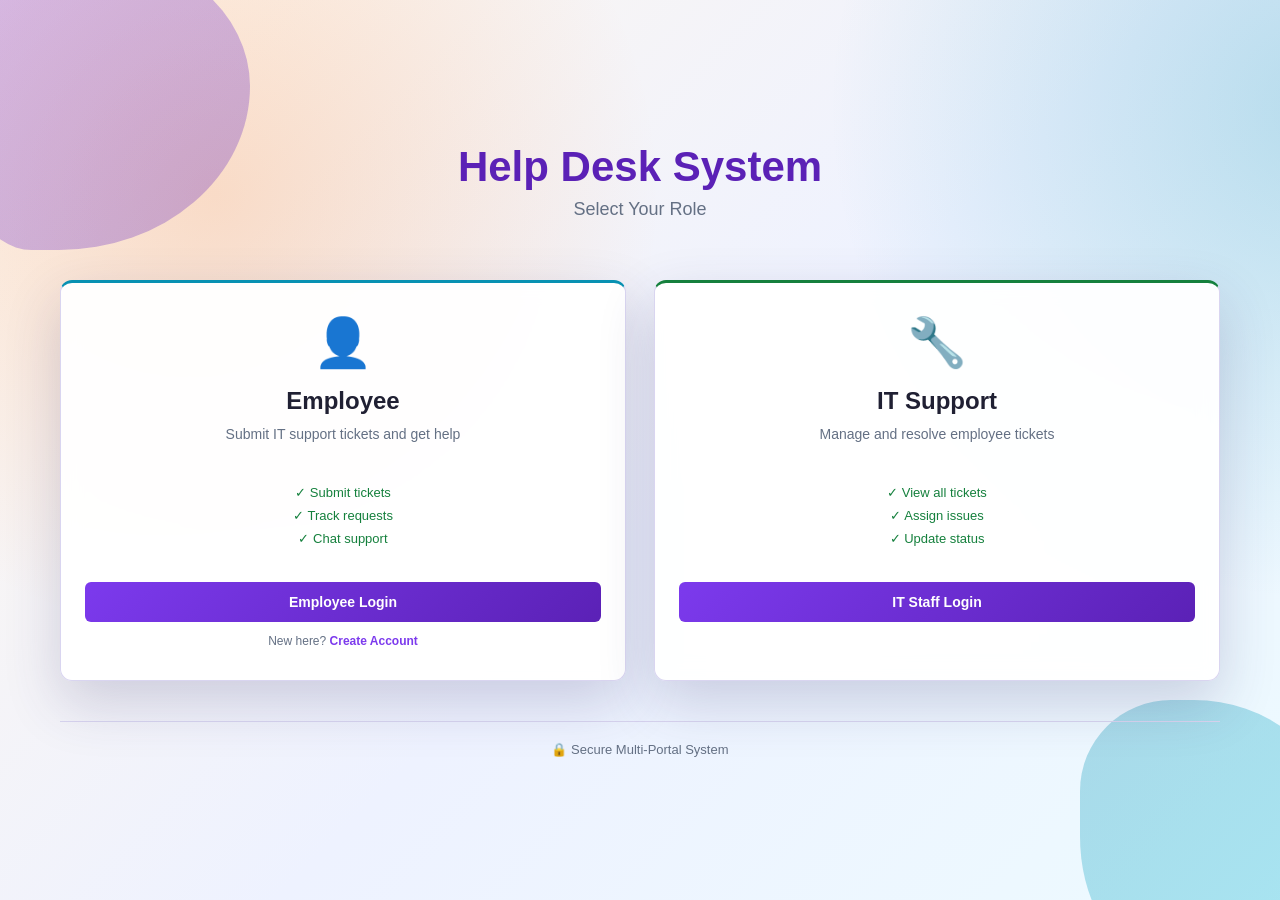
<file: index.html>
<!doctype html>
<html lang="en">
  <head>
    <meta charset="UTF-8" />
    <meta name="viewport" content="width=device-width, initial-scale=1.0" />
    <title>Help Desk - Role Selection</title>
    <link rel="stylesheet" href="portal-styles.css" />
  </head>
  <body>
    <div class="role-container">
      <div class="role-header">
        <h1>Help Desk System</h1>
        <p class="subtitle">Select Your Role</p>
      </div>

      <div class="role-grid">
        <!-- Employee Portal -->
        <div class="role-card employee-card">
          <div class="role-icon">👤</div>
          <h2>Employee</h2>
          <p class="role-desc">Submit IT support tickets and get help</p>
          <div class="role-features">
            <span>✓ Submit tickets</span>
            <span>✓ Track requests</span>
            <span>✓ Chat support</span>
          </div>
          <button class="role-btn" onclick="goTo('employee-login.html')">
            Employee Login
          </button>
          <p class="new-user">
            New here? 
            <a href="employee-signup.html">Create Account</a>
          </p>
        </div>

        <!-- IT Support Portal -->
        <div class="role-card support-card">
          <div class="role-icon">🔧</div>
          <h2>IT Support</h2>
          <p class="role-desc">Manage and resolve employee tickets</p>
          <div class="role-features">
            <span>✓ View all tickets</span>
            <span>✓ Assign issues</span>
            <span>✓ Update status</span>
          </div>
          <button class="role-btn" onclick="goTo('itsupport-login.html')">
            IT Staff Login
          </button>
        </div>

      </div>

      <div class="role-footer">
        <p>🔒 Secure Multi-Portal System</p>
      </div>

      <div class="gradient-blob blob-1"></div>
      <div class="gradient-blob blob-2"></div>
    </div>

    <script>
      function goTo(page) {
        window.location.href = page;
      }
    </script>
  </body>
</html>
</file>
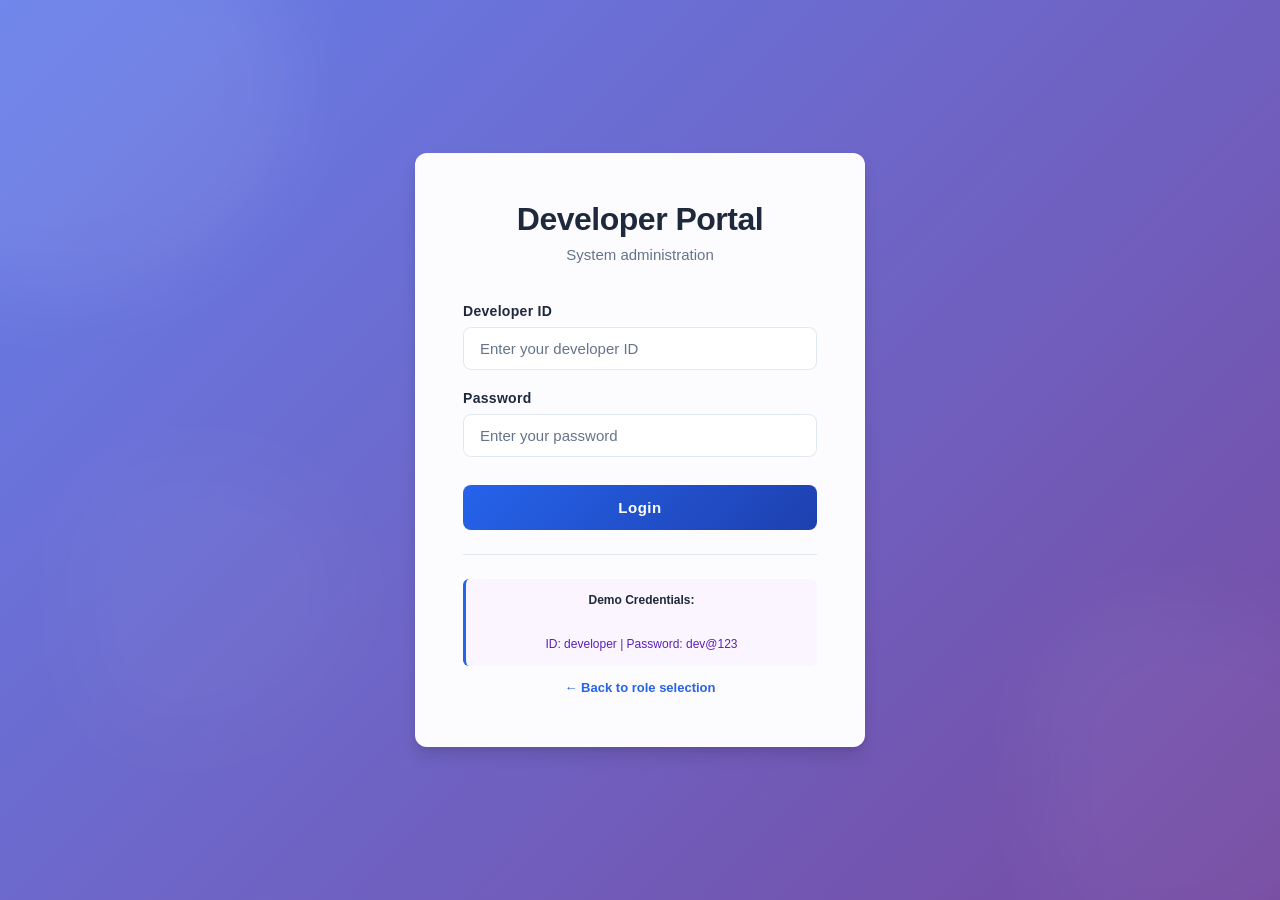
<file: developer-dashboard.html>
<!doctype html>
<html lang="en">
  <head>
    <meta charset="UTF-8" />
    <meta name="viewport" content="width=device-width, initial-scale=1.0" />
    <title>Developer Dashboard</title>
    <link rel="stylesheet" href="dashboard-styles.css" />
  </head>
  <body>
    <div class="dashboard-container">
      <header class="dashboard-header">
        <div class="header-left">
          <h1>Developer Dashboard</h1>
        </div>
        <div class="header-right">
          <div class="user-badge">
            <span>Developer</span>
            <button id="logoutBtn" class="logout-btn">Logout</button>
          </div>
        </div>
      </header>

      <div class="dashboard-content">
        <div class="stats-row">
          <div class="stat-card">
            <div class="stat-number" id="totalEmployees">0</div>
            <div class="stat-label">Registered Employees</div>
          </div>
          <div class="stat-card">
            <div class="stat-number" id="totalITStaff">2</div>
            <div class="stat-label">IT Support Staff</div>
          </div>
          <div class="stat-card">
            <div class="stat-number" id="totalTickets">0</div>
            <div class="stat-label">Total Tickets</div>
          </div>
          <div class="stat-card">
            <div class="stat-number" id="activeTickets">0</div>
            <div class="stat-label">Active Tickets</div>
          </div>
        </div>

        <div class="admin-section">
          <h2>System Administration</h2>
          
          <div class="admin-grid">
            <div class="admin-card">
              <h3>All Employees</h3>
              <table id="employeesTable" class="admin-table">
                <thead>
                  <tr>
                    <th>Employee #</th>
                    <th>Name</th>
                    <th>Department</th>
                    <th>Email</th>
                    <th>Registered</th>
                  </tr>
                </thead>
                <tbody id="employeeBody">
                  <tr>
                    <td colspan="5" style="text-align: center; color: #999;">
                      No employees registered
                    </td>
                  </tr>
                </tbody>
              </table>
            </div>

            <div class="admin-card">
              <h3>All Tickets</h3>
              <button class="export-btn" onclick="exportData()">📥 Export CSV</button>
              <table id="allTicketsTable" class="admin-table">
                <thead>
                  <tr>
                    <th>Ticket ID</th>
                    <th>Employee</th>
                    <th>Priority</th>
                    <th>Status</th>
                    <th>Date</th>
                  </tr>
                </thead>
                <tbody id="ticketBody">
                  <tr>
                    <td colspan="5" style="text-align: center; color: #999;">
                      No tickets submitted
                    </td>
                  </tr>
                </tbody>
              </table>
            </div>
          </div>
        </div>
      </div>
    </div>

    <script src="developer-dashboard.js"></script>
  </body>
</html>
</file>
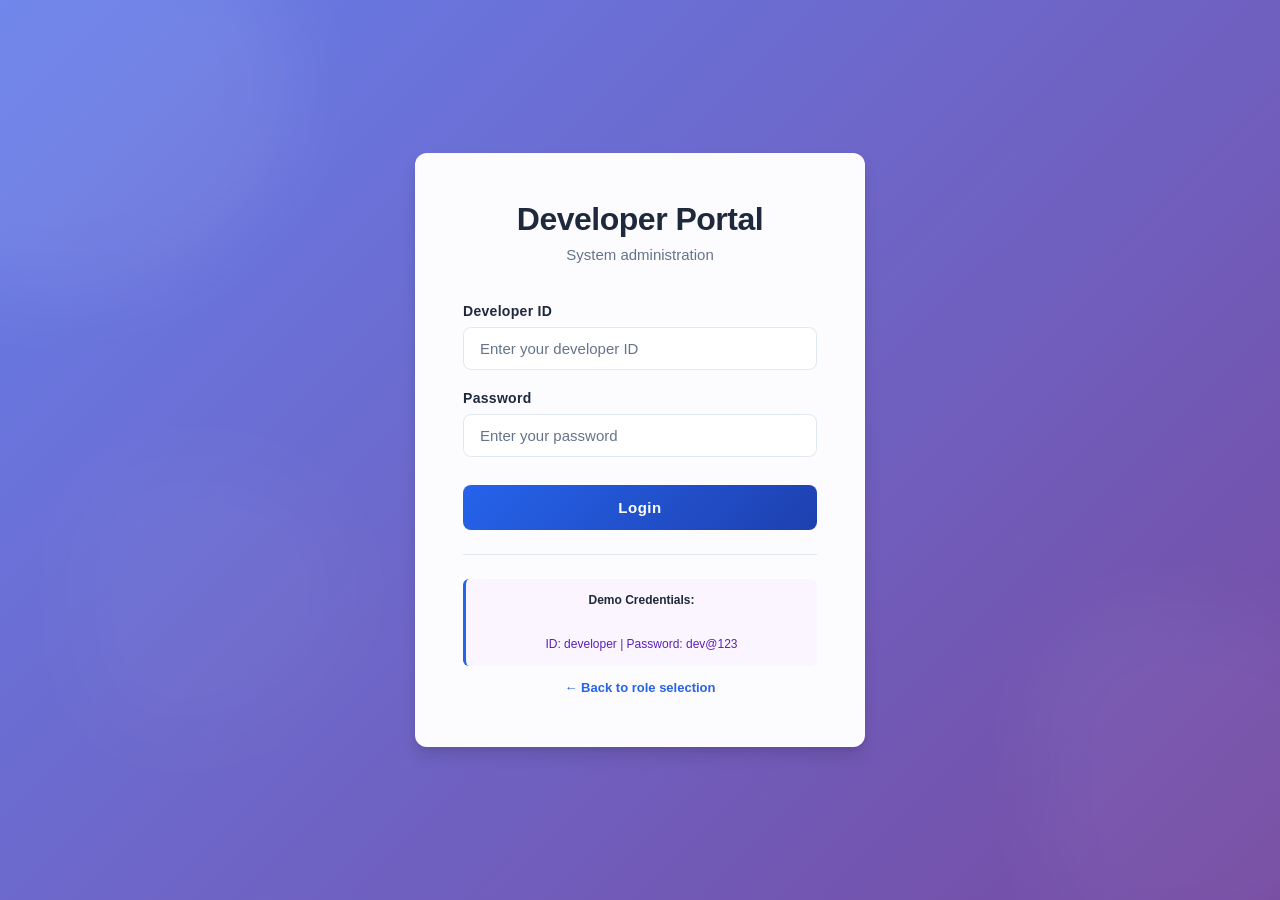
<file: developer-login.html>
<!doctype html>
<html lang="en">
  <head>
    <meta charset="UTF-8" />
    <meta name="viewport" content="width=device-width, initial-scale=1.0" />
    <title>Developer Login</title>
    <link rel="stylesheet" href="login-styles.css" />
  </head>
  <body>
    <div class="login-container">
      <div class="login-card">
        <div class="login-header">
          <h1>Developer Portal</h1>
          <p class="subtitle">System administration</p>
        </div>

        <form id="loginForm" class="login-form">
          <div class="form-group">
            <label for="username">Developer ID</label>
            <input
              id="username"
              type="text"
              placeholder="Enter your developer ID"
              required
              autocomplete="username"
            />
          </div>

          <div class="form-group">
            <label for="password">Password</label>
            <input
              id="password"
              type="password"
              placeholder="Enter your password"
              required
              autocomplete="current-password"
            />
          </div>

          <button type="submit" class="login-btn">Login</button>

          <div id="loginError" class="error-message" style="display: none;"></div>
        </form>

        <div class="login-footer">
          <div style="background: #faf5ff; padding: 12px; border-radius: 6px; margin-bottom: 12px;">
            <p style="font-size: 12px; color: #5b21b6; margin: 0;">
              <strong>Demo Credentials:</strong><br>
              ID: developer | Password: dev@123
            </p>
          </div>
          <p class="back-link">
            <a href="index.html">← Back to role selection</a>
          </p>
        </div>
      </div>

      <div class="login-background">
        <div class="gradient-blob blob-1"></div>
        <div class="gradient-blob blob-2"></div>
        <div class="gradient-blob blob-3"></div>
      </div>
    </div>

    <script src="developer-login.js"></script>
  </body>
</html>
</file>
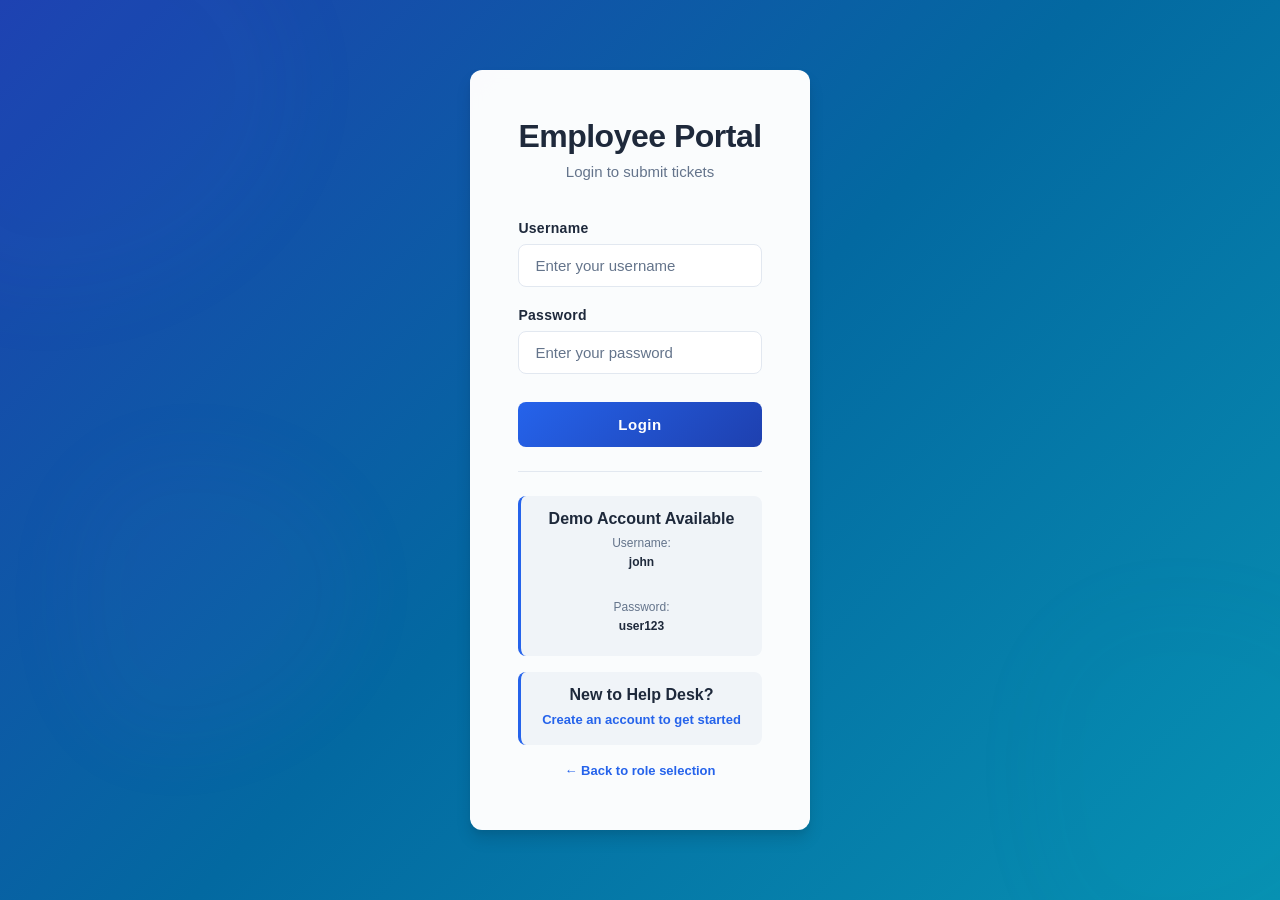
<file: employee-dashboard.html>
<!doctype html>
<html lang="en">
  <head>
    <meta charset="UTF-8" />
    <meta name="viewport" content="width=device-width, initial-scale=1.0" />
    <title>Employee Dashboard</title>
    <link rel="stylesheet" href="dashboard-styles.css" />
  </head>
  <body>
    <div class="dashboard-container">
      <header class="dashboard-header">
        <div class="header-left">
          <h1>Employee Portal</h1>
        </div>
        <div class="header-right">
          <div class="user-badge">
            <span id="userName">User</span>
            <button id="logoutBtn" class="logout-btn">Logout</button>
          </div>
        </div>
      </header>

      <div class="dashboard-content">
        <div class="welcome-section">
          <h2>Submit IT Support Ticket</h2>
          <form id="ticketForm" class="ticket-form">
            <div class="form-row">
              <div class="form-group">
                <label>Issue Type</label>
                <select id="issueType" required>
                  <option>Network</option>
                  <option>Hardware</option>
                  <option>Software</option>
                  <option>Printer</option>
                  <option>Email</option>
                  <option>VPN</option>
                  <option>Other</option>
                </select>
              </div>

              <div class="form-group">
                <label>Priority</label>
                <select id="priority" required>
                  <option>Low</option>
                  <option>Medium</option>
                  <option>High</option>
                  <option>Critical</option>
                </select>
              </div>
            </div>

            <div class="form-group">
              <label>Subject</label>
              <input
                id="subject"
                type="text"
                placeholder="Brief description of the issue"
                required
              />
            </div>

            <div class="form-group">
              <label>Description</label>
              <textarea
                id="description"
                placeholder="Detailed explanation of the issue"
                rows="5"
                required
              ></textarea>
            </div>

            <button type="submit" class="submit-btn">Submit Ticket</button>
            <div id="submitMessage" class="submit-message" style="display: none;"></div>
          </form>
        </div>

        <div class="tickets-section">
          <h2>My Tickets</h2>
          <table id="ticketsTable" class="tickets-table">
            <thead>
              <tr>
                <th>Ticket ID</th>
                <th>Subject</th>
                <th>Type</th>
                <th>Priority</th>
                <th>Status</th>
                <th>Date</th>
              </tr>
            </thead>
            <tbody id="ticketsBody">
              <tr>
                <td colspan="6" style="text-align: center; color: #999;">
                  No tickets submitted yet
                </td>
              </tr>
            </tbody>
          </table>
        </div>
      </div>
    </div>

    <script src="employee-dashboard.js"></script>
  </body>
</html>
</file>
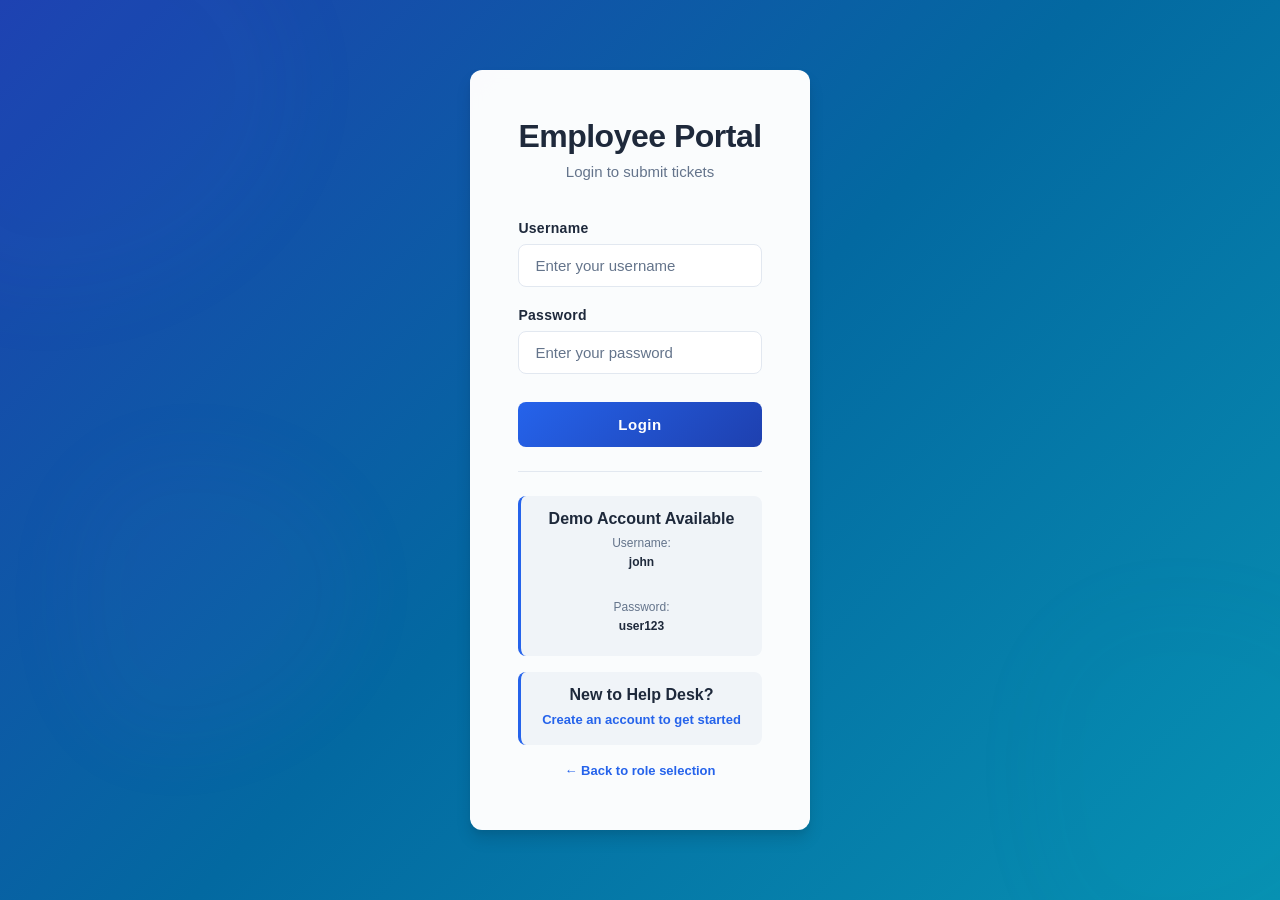
<file: employee-login.html>
<!doctype html>
<html lang="en">
  <head>
    <meta charset="UTF-8" />
    <meta name="viewport" content="width=device-width, initial-scale=1.0" />
    <title>Employee Login</title>
    <link rel="stylesheet" href="login-styles.css" />
  </head>
  <style>
    /* Employee Login - Blue to Teal Gradient with animated blobs */
    body {
      background: linear-gradient(135deg, #1e40af 0%, #0369a1 50%, #0891b2 100%);
      animation: gradient-shift 8s ease infinite;
    }

    @keyframes gradient-shift {
      0%, 100% {
        background: linear-gradient(135deg, #1e40af 0%, #0369a1 50%, #0891b2 100%);
      }
      50% {
        background: linear-gradient(135deg, #0369a1 0%, #0891b2 50%, #06b6d4 100%);
      }
    }

    .blob-1 {
      background: rgba(59, 130, 246, 0.3);
      animation: float-1 6s ease-in-out infinite;
    }

    .blob-2 {
      background: rgba(6, 182, 212, 0.2);
      animation: float-2 8s ease-in-out infinite;
    }

    .blob-3 {
      background: rgba(139, 92, 246, 0.25);
      animation: float-3 7s ease-in-out infinite;
    }

    @keyframes float-1 {
      0%, 100% { transform: translate(0, 0) scale(1) rotate(0deg); }
      50% { transform: translate(30px, -40px) scale(1.1) rotate(180deg); }
    }

    @keyframes float-2 {
      0%, 100% { transform: translate(0, 0) scale(1) rotate(0deg); }
      50% { transform: translate(-40px, 30px) scale(0.9) rotate(-180deg); }
    }

    @keyframes float-3 {
      0%, 100% { transform: translate(0, 0) scale(1); }
      50% { transform: translate(20px, 20px) scale(1.05); }
    }
  </style>
      <div class="login-card">
        <div class="login-header">
          <h1>Employee Portal</h1>
          <p class="subtitle">Login to submit tickets</p>
        </div>

        <form id="loginForm" class="login-form">
          <div class="form-group">
            <label for="username">Username</label>
            <input
              id="username"
              type="text"
              placeholder="Enter your username"
              required
              autocomplete="username"
            />
          </div>

          <div class="form-group">
            <label for="password">Password</label>
            <input
              id="password"
              type="password"
              placeholder="Enter your password"
              required
              autocomplete="current-password"
            />
          </div>

          <button type="submit" class="login-btn">Login</button>

          <div id="loginError" class="error-message" style="display: none;"></div>
        </form>

        <div class="login-footer">
          <div>
            <strong>Demo Account Available</strong>
            <p style="font-size: 12px; margin-top: 6px;">
              Username: <strong>john</strong><br>
              Password: <strong>user123</strong>
            </p>
          </div>
          <div style="margin-top: 16px;">
            <strong>New to Help Desk?</strong>
            <p><a href="employee-signup.html" style="color: var(--primary); text-decoration: none; font-weight: 600;">Create an account to get started</a></p>
          </div>
          <p class="back-link">
            <a href="index.html">← Back to role selection</a>
          </p>
        </div>
      </div>

      <div class="login-background">
        <div class="gradient-blob blob-1"></div>
        <div class="gradient-blob blob-2"></div>
        <div class="gradient-blob blob-3"></div>
      </div>
    </div>

    <script src="employee-login.js"></script>
  </body>
</html>
</file>
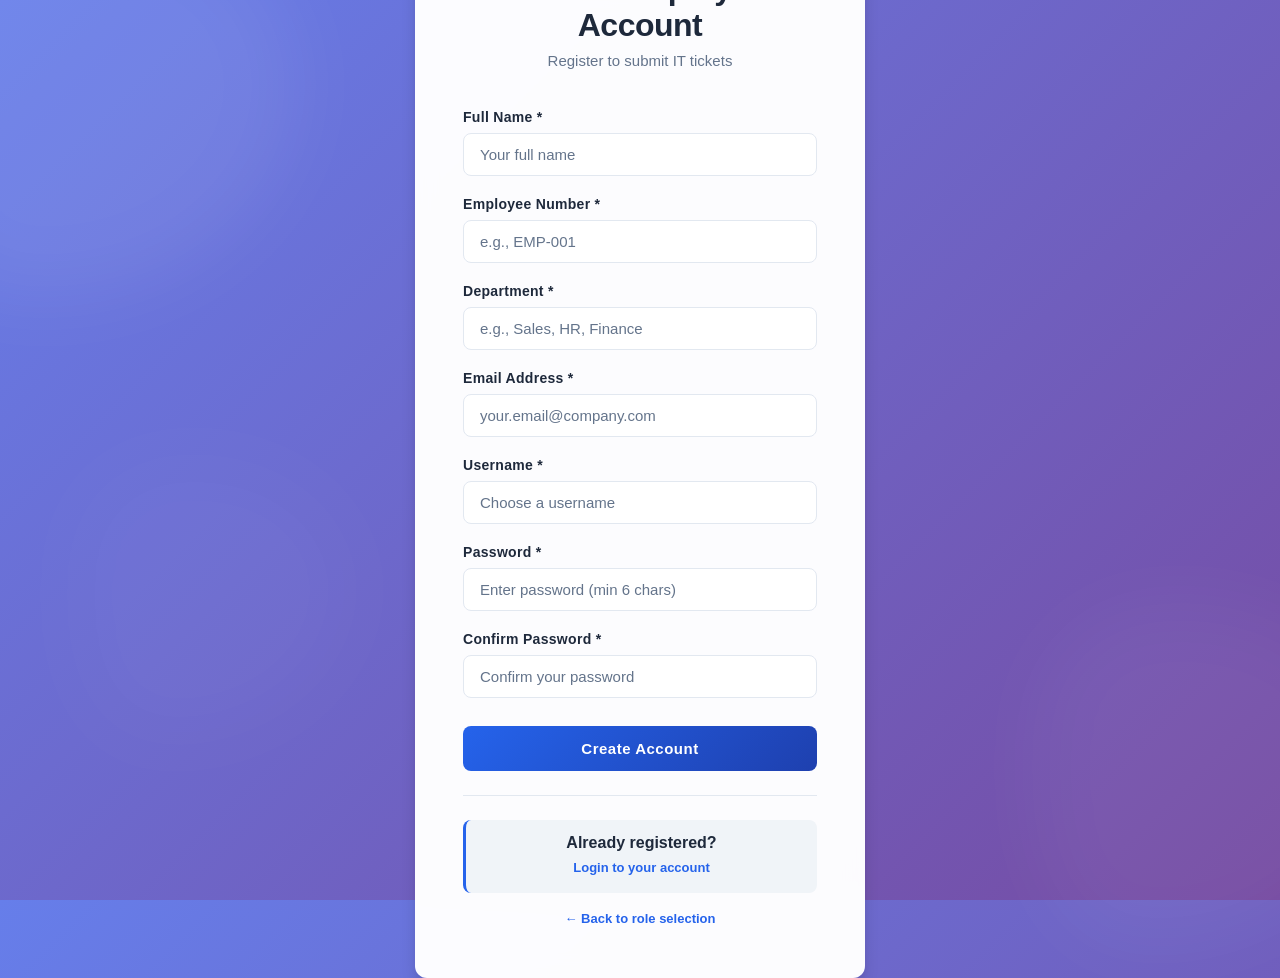
<file: employee-signup.html>
<!doctype html>
<html lang="en">
  <head>
    <meta charset="UTF-8" />
    <meta name="viewport" content="width=device-width, initial-scale=1.0" />
    <title>Employee Signup</title>
    <link rel="stylesheet" href="login-styles.css" />
  </head>
  <body>
    <div class="login-container">
      <div class="login-card">
        <div class="login-header">
          <h1>Create Employee Account</h1>
          <p class="subtitle">Register to submit IT tickets</p>
        </div>

        <form id="signupForm" class="login-form">
          <div class="form-group">
            <label for="fullName">Full Name *</label>
            <input
              id="fullName"
              type="text"
              placeholder="Your full name"
              required
            />
          </div>

          <div class="form-group">
            <label for="employeeNumber">Employee Number *</label>
            <input
              id="employeeNumber"
              type="text"
              placeholder="e.g., EMP-001"
              required
            />
          </div>

          <div class="form-group">
            <label for="department">Department *</label>
            <input
              id="department"
              type="text"
              placeholder="e.g., Sales, HR, Finance"
              required
            />
          </div>

          <div class="form-group">
            <label for="email">Email Address *</label>
            <input
              id="email"
              type="email"
              placeholder="your.email@company.com"
              required
            />
          </div>

          <div class="form-group">
            <label for="username">Username *</label>
            <input
              id="username"
              type="text"
              placeholder="Choose a username"
              required
            />
          </div>

          <div class="form-group">
            <label for="password">Password *</label>
            <input
              id="password"
              type="password"
              placeholder="Enter password (min 6 chars)"
              required
              minlength="6"
            />
          </div>

          <div class="form-group">
            <label for="confirmPassword">Confirm Password *</label>
            <input
              id="confirmPassword"
              type="password"
              placeholder="Confirm your password"
              required
            />
          </div>

          <button type="submit" class="login-btn">Create Account</button>

          <div id="signupError" class="error-message" style="display: none;"></div>
          <div id="signupSuccess" class="success-message" style="display: none;"></div>
        </form>

        <div class="login-footer">
          <div>
            <strong>Already registered?</strong>
            <p><a href="employee-login.html" style="color: var(--primary); text-decoration: none; font-weight: 600;">Login to your account</a></p>
          </div>
          <p class="back-link">
            <a href="index.html">← Back to role selection</a>
          </p>
        </div>
      </div>

      <div class="login-background">
        <div class="gradient-blob blob-1"></div>
        <div class="gradient-blob blob-2"></div>
        <div class="gradient-blob blob-3"></div>
      </div>
    </div>

    <script src="employee-signup.js"></script>
  </body>
</html>
</file>
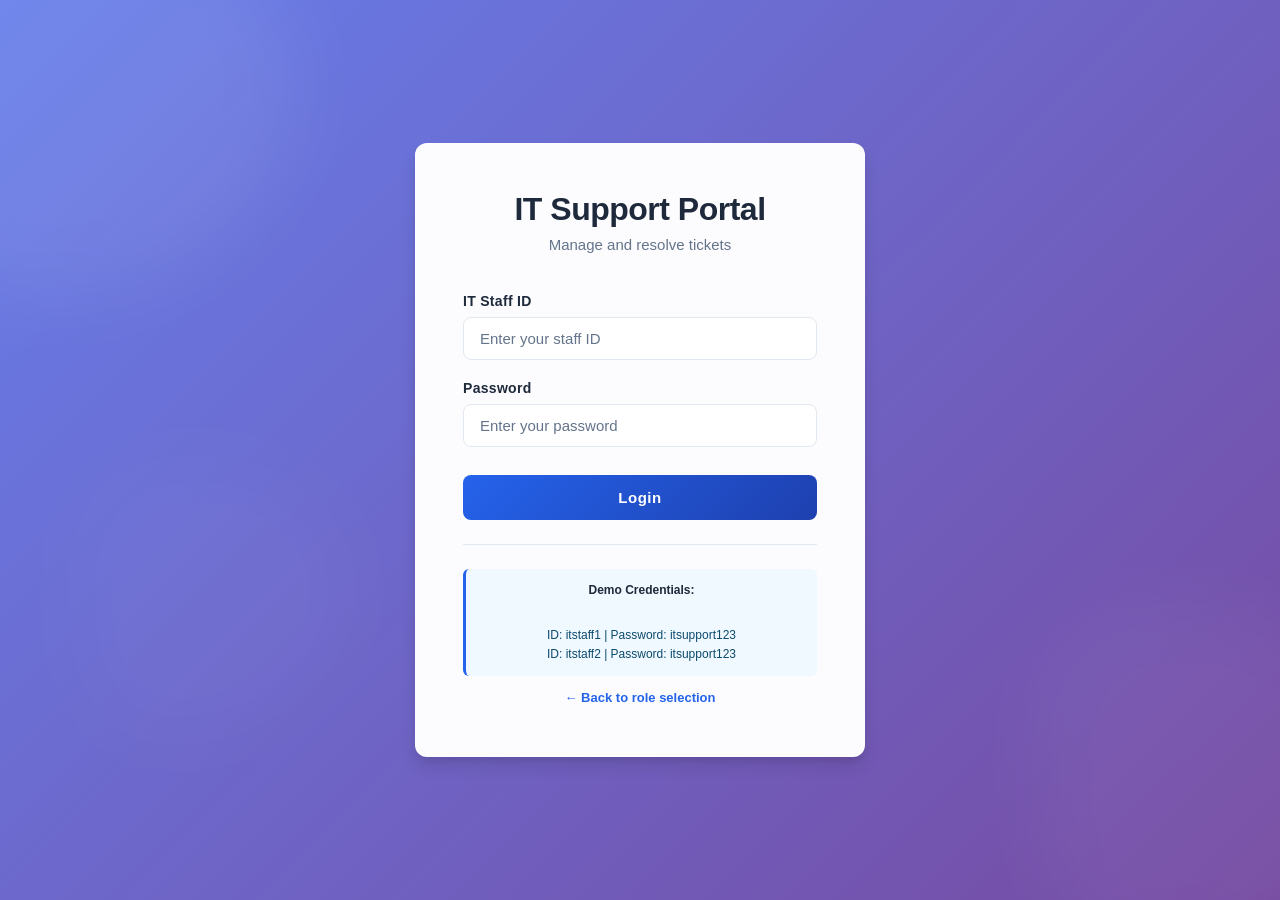
<file: itsupport-dashboard.html>
<!doctype html>
<html lang="en">
  <head>
    <meta charset="UTF-8" />
    <meta name="viewport" content="width=device-width, initial-scale=1.0" />
    <title>IT Support Dashboard</title>
    <link rel="stylesheet" href="dashboard-styles.css" />
  </head>
  <body>
    <div class="dashboard-container">
      <header class="dashboard-header">
        <div class="header-left">
          <h1>IT Support Dashboard</h1>
        </div>
        <div class="header-right">
          <div class="user-badge">
            <span id="staffName">IT Staff</span>
            <button id="logoutBtn" class="logout-btn">Logout</button>
          </div>
        </div>
      </header>

      <div class="dashboard-content">
        <div class="stats-row">
          <div class="stat-card">
            <div class="stat-number" id="totalTickets">0</div>
            <div class="stat-label">Total Tickets</div>
          </div>
          <div class="stat-card">
            <div class="stat-number" id="newTickets">0</div>
            <div class="stat-label">New Tickets</div>
          </div>
          <div class="stat-card">
            <div class="stat-number" id="inProgressTickets">0</div>
            <div class="stat-label">In Progress</div>
          </div>
          <div class="stat-card">
            <div class="stat-number" id="resolvedTickets">0</div>
            <div class="stat-label">Resolved</div>
          </div>
        </div>

        <div class="tickets-section">
          <div class="section-header">
            <h2>All Employee Tickets</h2>
            <div class="filter-group">
              <select id="statusFilter">
                <option value="">All Status</option>
                <option value="New">New</option>
                <option value="In Progress">In Progress</option>
                <option value="Resolved">Resolved</option>
              </select>
            </div>
          </div>

          <table id="allTicketsTable" class="tickets-table">
            <thead>
              <tr>
                <th>Ticket ID</th>
                <th>Employee</th>
                <th>Department</th>
                <th>Subject</th>
                <th>Type</th>
                <th>Priority</th>
                <th>Status</th>
                <th>Date</th>
                <th>Action</th>
              </tr>
            </thead>
            <tbody id="ticketsBody">
              <tr>
                <td colspan="9" style="text-align: center; color: #999;">
                  No tickets available
                </td>
              </tr>
            </tbody>
          </table>
        </div>
      </div>
    </div>

    <!-- Update Status Modal -->
    <div id="statusModal" class="modal" style="display: none;">
      <div class="modal-content">
        <div class="modal-header">
          <h2>Update Ticket Status</h2>
          <button class="modal-close" onclick="closeModal()">&times;</button>
        </div>
        <div class="modal-body">
          <p id="modalTicketId"></p>
          <label>New Status</label>
          <select id="newStatus">
            <option>New</option>
            <option>In Progress</option>
            <option>Resolved</option>
          </select>
          <label>Notes (optional)</label>
          <textarea id="notes" placeholder="Add any notes..." rows="3"></textarea>
        </div>
        <div class="modal-footer">
          <button class="btn-secondary" onclick="closeModal()">Cancel</button>
          <button class="btn-primary" onclick="updateStatus()">Update</button>
        </div>
      </div>
    </div>

    <script src="itsupport-dashboard.js"></script>
  </body>
</html>
</file>
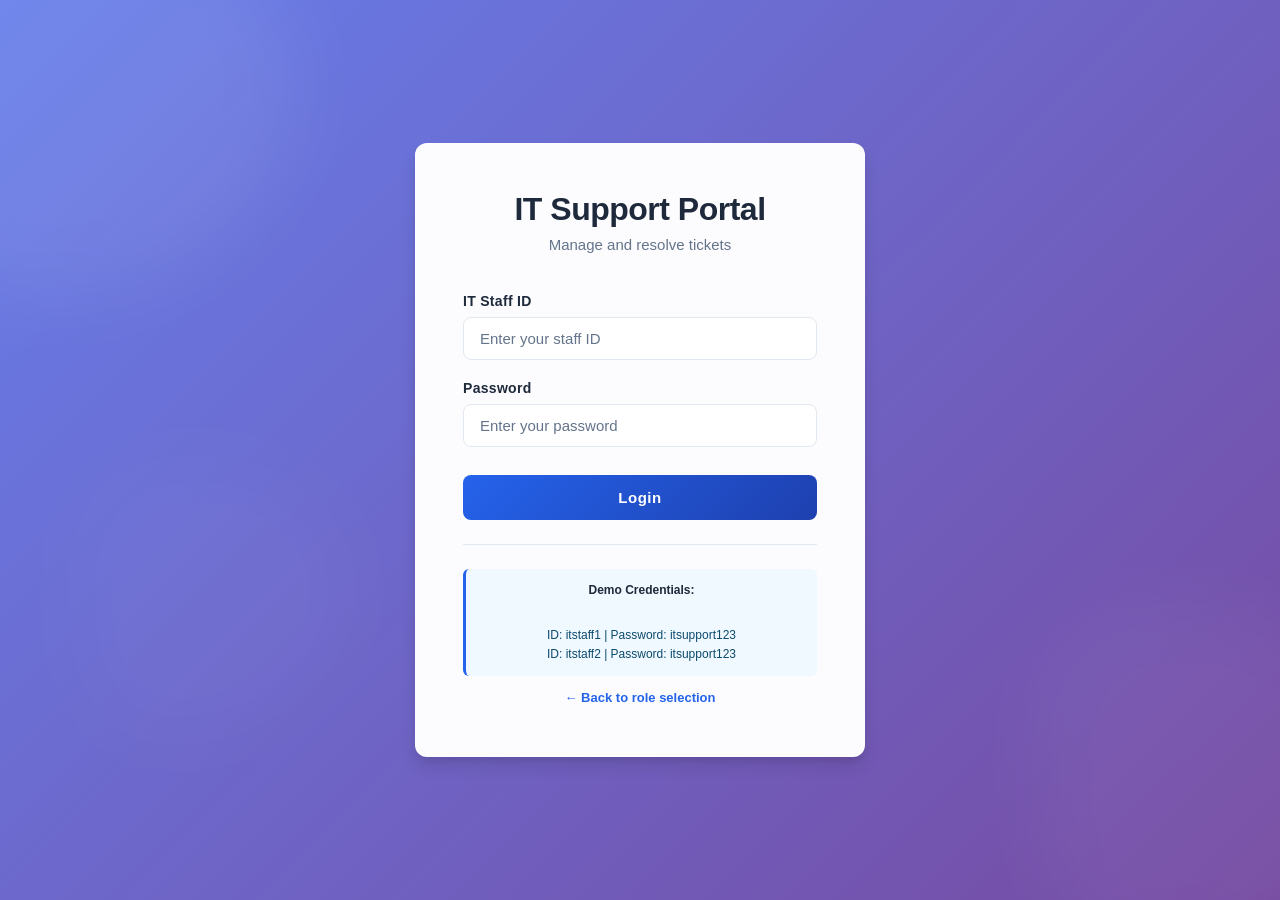
<file: itsupport-login.html>
<!doctype html>
<html lang="en">
  <head>
    <meta charset="UTF-8" />
    <meta name="viewport" content="width=device-width, initial-scale=1.0" />
    <title>IT Support Login</title>
    <link rel="stylesheet" href="login-styles.css" />
  </head>
  <body>
    <div class="login-container">
      <div class="login-card">
        <div class="login-header">
          <h1>IT Support Portal</h1>
          <p class="subtitle">Manage and resolve tickets</p>
        </div>

        <form id="loginForm" class="login-form">
          <div class="form-group">
            <label for="username">IT Staff ID</label>
            <input
              id="username"
              type="text"
              placeholder="Enter your staff ID"
              required
              autocomplete="username"
            />
          </div>

          <div class="form-group">
            <label for="password">Password</label>
            <input
              id="password"
              type="password"
              placeholder="Enter your password"
              required
              autocomplete="current-password"
            />
          </div>

          <button type="submit" class="login-btn">Login</button>

          <div id="loginError" class="error-message" style="display: none;"></div>
        </form>

        <div class="login-footer">
          <div style="background: #f0f9ff; padding: 12px; border-radius: 6px; margin-bottom: 12px;">
            <p style="font-size: 12px; color: #0c4a6e; margin: 0;">
              <strong>Demo Credentials:</strong><br>
              ID: itstaff1 | Password: itsupport123<br>
              ID: itstaff2 | Password: itsupport123
            </p>
          </div>
          <p class="back-link">
            <a href="index.html">← Back to role selection</a>
          </p>
        </div>
      </div>

      <div class="login-background">
        <div class="gradient-blob blob-1"></div>
        <div class="gradient-blob blob-2"></div>
        <div class="gradient-blob blob-3"></div>
      </div>
    </div>

    <script src="itsupport-login.js"></script>
  </body>
</html>
</file>
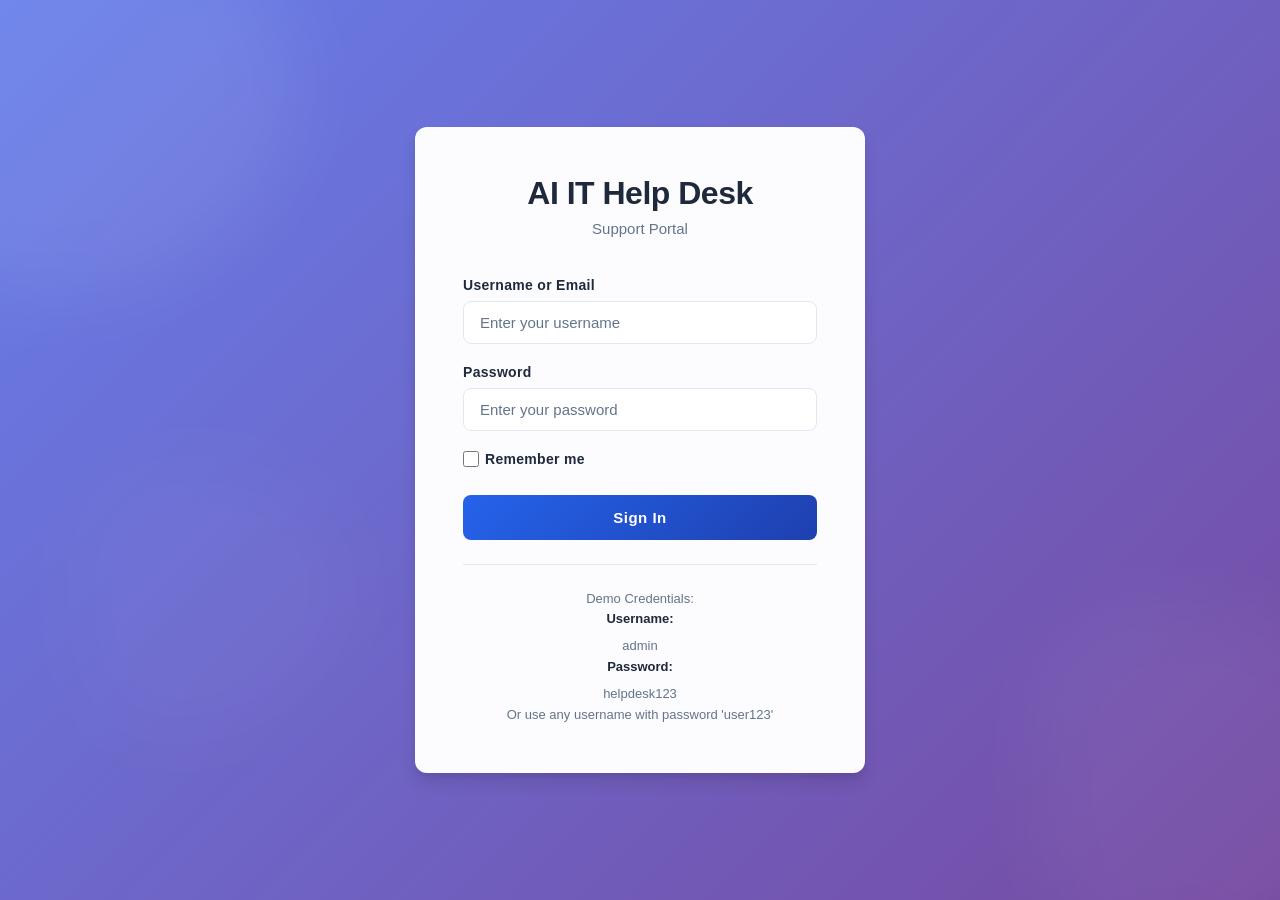
<file: login.html>
<!doctype html>
<html lang="en">
  <head>
    <meta charset="UTF-8" />
    <meta name="viewport" content="width=device-width, initial-scale=1.0" />
    <title>Help Desk - Login</title>
    <link rel="stylesheet" href="login-styles.css" />
  </head>
  <body>
    <div class="login-container">
      <div class="login-card">
        <div class="login-header">
          <h1>AI IT Help Desk</h1>
          <p class="subtitle">Support Portal</p>
        </div>

        <form id="loginForm" class="login-form">
          <div class="form-group">
            <label for="username">Username or Email</label>
            <input
              id="username"
              type="text"
              placeholder="Enter your username"
              required
              autocomplete="username"
            />
          </div>

          <div class="form-group">
            <label for="password">Password</label>
            <input
              id="password"
              type="password"
              placeholder="Enter your password"
              required
              autocomplete="current-password"
            />
          </div>

          <div class="form-group remember">
            <label>
              <input type="checkbox" id="rememberMe" />
              Remember me
            </label>
          </div>

          <button type="submit" class="login-btn">Sign In</button>

          <div id="loginError" class="error-message" style="display: none;"></div>
        </form>

        <div class="login-footer">
          <p>Demo Credentials:</p>
          <p class="demo-cred">
            <strong>Username:</strong> admin<br />
            <strong>Password:</strong> helpdesk123
          </p>
          <p class="demo-note">Or use any username with password 'user123'</p>
        </div>
      </div>

      <div class="login-background">
        <div class="gradient-blob blob-1"></div>
        <div class="gradient-blob blob-2"></div>
        <div class="gradient-blob blob-3"></div>
      </div>
    </div>

    <script src="login.js"></script>
  </body>
</html>
</file>
<file: portal-styles.css>
:root {
  color-scheme: light;
  --ink: #202033;
  --muted: #647084;
  --line: #d9d5f0;
  --panel: #ffffff;
  --panel-soft: #f8f6ff;
  --accent: #7c3aed;
  --accent-strong: #5b21b6;
  --accent-warm: #f97316;
  --accent-cool: #0891b2;
  --warn: #c2410c;
  --ok: #15803d;
  --shadow: 0 22px 56px rgba(55, 48, 107, 0.2);
}

* {
  box-sizing: border-box;
  margin: 0;
  padding: 0;
}

body {
  min-height: 100vh;
  font-family: Arial, Helvetica, sans-serif;
  color: var(--ink);
  background: radial-gradient(circle at 14% 18%, rgba(249, 115, 22, 0.2), transparent 28%),
    radial-gradient(circle at 86% 10%, rgba(8, 145, 178, 0.24), transparent 30%),
    linear-gradient(135deg, #fff7ed 0%, #eef2ff 45%, #ecfeff 100%);
  background-size: 120% 120%;
  background-attachment: fixed;
  display: flex;
  align-items: center;
  justify-content: center;
}

.role-container {
  position: relative;
  width: 100%;
  max-width: 1200px;
  padding: 40px 20px;
}

.role-header {
  text-align: center;
  margin-bottom: 60px;
  animation: slideDown 0.6s ease-out;
}

.role-header h1 {
  font-size: 42px;
  color: var(--accent-strong);
  margin-bottom: 8px;
}

.role-header .subtitle {
  font-size: 18px;
  color: var(--muted);
}

.role-grid {
  display: grid;
  grid-template-columns: repeat(auto-fit, minmax(320px, 1fr));
  gap: 28px;
  margin-bottom: 40px;
}

.role-card {
  padding: 32px 24px;
  background: rgba(255, 255, 255, 0.95);
  backdrop-filter: blur(10px);
  border: 1px solid var(--line);
  border-radius: 12px;
  box-shadow: var(--shadow);
  transition: all 0.3s ease;
  animation: cardSlideIn 0.6s ease-out both;
  display: flex;
  flex-direction: column;
  align-items: center;
  text-align: center;
}

.role-card:nth-child(1) { animation-delay: 0.1s; }
.role-card:nth-child(2) { animation-delay: 0.2s; }
.role-card:nth-child(3) { animation-delay: 0.3s; }

@keyframes cardSlideIn {
  from {
    opacity: 0;
    transform: translateY(30px);
  }
  to {
    opacity: 1;
    transform: translateY(0);
  }
}

.role-card:hover {
  transform: translateY(-8px);
  box-shadow: 0 30px 70px rgba(55, 48, 107, 0.3);
}

.role-icon {
  font-size: 48px;
  margin-bottom: 16px;
}

.role-card h2 {
  font-size: 24px;
  margin-bottom: 8px;
  color: var(--ink);
}

.role-desc {
  font-size: 14px;
  color: var(--muted);
  margin-bottom: 20px;
  line-height: 1.6;
}

.role-features {
  display: flex;
  flex-direction: column;
  gap: 8px;
  margin: 20px 0;
  width: 100%;
}

.role-features span {
  font-size: 13px;
  color: var(--ok);
  font-weight: 500;
}

.role-btn {
  padding: 12px 24px;
  background: linear-gradient(135deg, var(--accent), var(--accent-strong));
  color: white;
  border: none;
  border-radius: 6px;
  font-size: 14px;
  font-weight: 600;
  cursor: pointer;
  transition: all 0.3s ease;
  margin-top: 16px;
  width: 100%;
}

.role-btn:hover {
  transform: scale(1.02);
  box-shadow: 0 8px 20px rgba(124, 58, 237, 0.3);
}

.role-btn:active {
  transform: scale(0.98);
}

.new-user {
  font-size: 12px;
  color: var(--muted);
  margin-top: 12px;
}

.new-user a {
  color: var(--accent);
  text-decoration: none;
  font-weight: 600;
}

.new-user a:hover {
  text-decoration: underline;
}

.employee-card {
  border-top: 3px solid #0891b2;
}

.support-card {
  border-top: 3px solid #15803d;
}

.developer-card {
  border-top: 3px solid #7c3aed;
}

.role-footer {
  text-align: center;
  color: var(--muted);
  font-size: 13px;
  padding-top: 20px;
  border-top: 1px solid var(--line);
}

.gradient-blob {
  position: fixed;
  border-radius: 40% 60% 70% 30% / 40% 50% 60% 50%;
  opacity: 0.3;
  z-index: -1;
}

.blob-1 {
  width: 300px;
  height: 300px;
  background: linear-gradient(135deg, #7c3aed, #5b21b6);
  top: -50px;
  left: -50px;
  animation: blob-motion 7s ease-in-out infinite;
}

.blob-2 {
  width: 250px;
  height: 250px;
  background: linear-gradient(135deg, #0891b2, #06b6d4);
  bottom: -50px;
  right: -50px;
  animation: blob-motion 9s ease-in-out infinite 2s;
}

@keyframes blob-motion {
  0%, 100% { transform: translate(0, 0) scale(1); }
  33% { transform: translate(30px, -50px) scale(1.1); }
  66% { transform: translate(-20px, 20px) scale(0.9); }
}

@keyframes slideDown {
  from {
    opacity: 0;
    transform: translateY(-20px);
  }
  to {
    opacity: 1;
    transform: translateY(0);
  }
}

@media (max-width: 768px) {
  .role-grid {
    grid-template-columns: 1fr;
    gap: 20px;
  }

  .role-header h1 {
    font-size: 32px;
  }
}
</file>
<file: dashboard-styles.css>
/* Dashboard Styling */

:root {
  color-scheme: light;
  --ink: #202033;
  --muted: #647084;
  --line: #d9d5f0;
  --panel: #ffffff;
  --panel-soft: #f8f6ff;
  --accent: #7c3aed;
  --accent-strong: #5b21b6;
  --ok: #15803d;
  --shadow: 0 22px 56px rgba(55, 48, 107, 0.2);
}

* {
  box-sizing: border-box;
  margin: 0;
  padding: 0;
}

body {
  font-family: Arial, Helvetica, sans-serif;
  color: var(--ink);
  background: #f5f5f5;
}

.dashboard-container {
  min-height: 100vh;
  display: flex;
  flex-direction: column;
}

.dashboard-header {
  background: linear-gradient(135deg, var(--accent), var(--accent-strong));
  color: white;
  padding: 20px 30px;
  display: flex;
  justify-content: space-between;
  align-items: center;
  box-shadow: var(--shadow);
}

.dashboard-header h1 {
  font-size: 28px;
}

.user-badge {
  display: flex;
  align-items: center;
  gap: 12px;
  padding: 8px 16px;
  background: rgba(255, 255, 255, 0.2);
  border-radius: 6px;
}

.logout-btn {
  background: rgba(255, 255, 255, 0.3);
  color: white;
  border: 1px solid white;
  padding: 6px 12px;
  border-radius: 4px;
  cursor: pointer;
  font-size: 12px;
  transition: all 0.2s;
}

.logout-btn:hover {
  background: rgba(255, 255, 255, 0.5);
}

.dashboard-content {
  flex: 1;
  padding: 30px;
}

.stats-row {
  display: grid;
  grid-template-columns: repeat(auto-fit, minmax(200px, 1fr));
  gap: 20px;
  margin-bottom: 30px;
}

.stat-card {
  background: white;
  padding: 20px;
  border-radius: 8px;
  box-shadow: 0 2px 8px rgba(0, 0, 0, 0.1);
  text-align: center;
  border-top: 3px solid var(--accent);
}

.stat-number {
  font-size: 32px;
  font-weight: bold;
  color: var(--accent);
  margin-bottom: 8px;
}

.stat-label {
  font-size: 13px;
  color: var(--muted);
}

.welcome-section,
.tickets-section,
.admin-section {
  background: white;
  padding: 24px;
  border-radius: 8px;
  box-shadow: 0 2px 8px rgba(0, 0, 0, 0.1);
  margin-bottom: 24px;
}

.welcome-section h2,
.tickets-section h2,
.admin-section h2 {
  margin-bottom: 20px;
  font-size: 20px;
  color: var(--ink);
}

.ticket-form {
  background: var(--panel-soft);
  padding: 16px;
  border-radius: 6px;
  margin-bottom: 24px;
}

.form-row {
  display: grid;
  grid-template-columns: 1fr 1fr;
  gap: 16px;
}

.form-group {
  display: flex;
  flex-direction: column;
  gap: 6px;
  margin-bottom: 12px;
}

.form-group label {
  font-weight: 500;
  font-size: 13px;
  color: var(--ink);
}

.form-group input,
.form-group textarea,
.form-group select {
  padding: 8px 12px;
  border: 1px solid var(--line);
  border-radius: 4px;
  font-family: inherit;
  font-size: 13px;
}

.form-group input:focus,
.form-group textarea:focus,
.form-group select:focus {
  outline: none;
  border-color: var(--accent);
  box-shadow: 0 0 0 3px rgba(124, 58, 237, 0.1);
}

.submit-btn,
.export-btn {
  padding: 10px 20px;
  background: linear-gradient(135deg, var(--accent), var(--accent-strong));
  color: white;
  border: none;
  border-radius: 6px;
  cursor: pointer;
  font-weight: 500;
  transition: all 0.2s;
}

.submit-btn:hover,
.export-btn:hover {
  transform: translateY(-2px);
  box-shadow: 0 8px 16px rgba(124, 58, 237, 0.3);
}

.submit-message {
  padding: 10px 12px;
  border-radius: 4px;
  margin-top: 12px;
  display: none;
}

.submit-message.success {
  background: #d1fae5;
  color: var(--ok);
  border: 1px solid #6ee7b7;
}

.tickets-table,
.admin-table {
  width: 100%;
  border-collapse: collapse;
  margin-top: 12px;
}

.tickets-table thead,
.admin-table thead {
  background: var(--panel-soft);
}

.tickets-table th,
.admin-table th {
  padding: 12px;
  text-align: left;
  font-weight: 600;
  font-size: 12px;
  color: var(--ink);
  border-bottom: 2px solid var(--line);
}

.tickets-table td,
.admin-table td {
  padding: 12px;
  border-bottom: 1px solid var(--line);
  font-size: 13px;
}

.tickets-table tbody tr:hover,
.admin-table tbody tr:hover {
  background: var(--panel-soft);
}

.priority-low {
  padding: 4px 8px;
  background: #dbeafe;
  color: #1e40af;
  border-radius: 3px;
  font-size: 11px;
  font-weight: 600;
}

.priority-medium {
  padding: 4px 8px;
  background: #fef3c7;
  color: #92400e;
  border-radius: 3px;
  font-size: 11px;
  font-weight: 600;
}

.priority-high {
  padding: 4px 8px;
  background: #fed7aa;
  color: #9a3412;
  border-radius: 3px;
  font-size: 11px;
  font-weight: 600;
}

.priority-critical {
  padding: 4px 8px;
  background: #fecaca;
  color: #7f1d1d;
  border-radius: 3px;
  font-size: 11px;
  font-weight: 600;
}

.status-new {
  padding: 4px 8px;
  background: #e0e7ff;
  color: #3730a3;
  border-radius: 3px;
  font-size: 11px;
  font-weight: 600;
}

.status-in\ progress {
  padding: 4px 8px;
  background: #dbeafe;
  color: #1e40af;
  border-radius: 3px;
  font-size: 11px;
  font-weight: 600;
}

.status-resolved {
  padding: 4px 8px;
  background: #dcfce7;
  color: #15803d;
  border-radius: 3px;
  font-size: 11px;
  font-weight: 600;
}

.action-btn {
  padding: 4px 8px;
  background: var(--accent);
  color: white;
  border: none;
  border-radius: 3px;
  cursor: pointer;
  font-size: 11px;
  transition: all 0.2s;
}

.action-btn:hover {
  background: var(--accent-strong);
}

.section-header {
  display: flex;
  justify-content: space-between;
  align-items: center;
  margin-bottom: 16px;
}

.filter-group {
  display: flex;
  gap: 8px;
}

.filter-group select {
  padding: 6px 10px;
  border: 1px solid var(--line);
  border-radius: 4px;
  font-size: 13px;
}

.admin-grid {
  display: grid;
  gap: 24px;
}

.admin-card {
  background: var(--panel-soft);
  padding: 16px;
  border-radius: 6px;
}

.admin-card h3 {
  margin-bottom: 12px;
  color: var(--ink);
}

/* Modal */
.modal {
  position: fixed;
  top: 0;
  left: 0;
  width: 100%;
  height: 100%;
  background: rgba(0, 0, 0, 0.5);
  display: flex;
  align-items: center;
  justify-content: center;
  z-index: 1000;
}

.modal-content {
  background: white;
  border-radius: 8px;
  max-width: 400px;
  width: 90%;
  box-shadow: var(--shadow);
}

.modal-header {
  display: flex;
  justify-content: space-between;
  align-items: center;
  padding: 20px;
  border-bottom: 1px solid var(--line);
}

.modal-close {
  background: none;
  border: none;
  font-size: 24px;
  cursor: pointer;
  color: var(--muted);
}

.modal-body {
  padding: 20px;
}

.modal-body label {
  display: block;
  margin-top: 12px;
  margin-bottom: 6px;
  font-weight: 500;
  font-size: 13px;
}

.modal-body input,
.modal-body textarea,
.modal-body select {
  width: 100%;
  padding: 8px 12px;
  border: 1px solid var(--line);
  border-radius: 4px;
  font-family: inherit;
  font-size: 13px;
}

.modal-footer {
  display: flex;
  gap: 8px;
  justify-content: flex-end;
  padding: 16px 20px;
  border-top: 1px solid var(--line);
}

.btn-secondary,
.btn-primary {
  padding: 8px 16px;
  border: none;
  border-radius: 4px;
  cursor: pointer;
  font-size: 13px;
  font-weight: 500;
}

.btn-secondary {
  background: #e5e7eb;
  color: var(--ink);
}

.btn-primary {
  background: var(--accent);
  color: white;
}

@media (max-width: 768px) {
  .form-row {
    grid-template-columns: 1fr;
  }

  .stats-row {
    grid-template-columns: 1fr 1fr;
  }
}
</file>
<file: login-styles.css>
:root {
  --primary: #2563eb;
  --primary-dark: #1e40af;
  --primary-light: #3b82f6;
  --secondary: #1e293b;
  --success: #059669;
  --danger: #dc2626;
  --light: #f8fafc;
  --border: #e2e8f0;
  --text-dark: #1e293b;
  --text-muted: #64748b;
  --shadow: 0 4px 6px rgba(0, 0, 0, 0.1), 0 10px 13px rgba(0, 0, 0, 0.1);
  --shadow-lg: 0 10px 15px rgba(0, 0, 0, 0.1), 0 4px 6px rgba(0, 0, 0, 0.05);
}

* {
  margin: 0;
  padding: 0;
  box-sizing: border-box;
}

html, body {
  height: 100%;
}

body {
  font-family: -apple-system, BlinkMacSystemFont, 'Segoe UI', 'Roboto', 'Helvetica Neue', sans-serif;
  background: linear-gradient(135deg, #667eea 0%, #764ba2 100%);
  min-height: 100vh;
  display: flex;
  align-items: center;
  justify-content: center;
  padding: 20px;
}

.login-container {
  position: relative;
  width: 100%;
  max-width: 450px;
}

.login-background {
  position: fixed;
  top: 0;
  left: 0;
  width: 100%;
  height: 100%;
  z-index: -1;
  pointer-events: none;
}

.gradient-blob {
  position: absolute;
  border-radius: 40% 60% 70% 30% / 40% 50% 60% 50%;
  opacity: 0.15;
  filter: blur(40px);
}

.blob-1 {
  width: 400px;
  height: 400px;
  background: rgba(255, 255, 255, 0.5);
  top: -100px;
  left: -100px;
  animation: blob-motion 15s ease-in-out infinite;
}

.blob-2 {
  width: 350px;
  height: 350px;
  background: rgba(255, 255, 255, 0.3);
  bottom: -50px;
  right: -100px;
  animation: blob-motion 18s ease-in-out infinite 2s;
}

.blob-3 {
  width: 300px;
  height: 300px;
  background: rgba(255, 255, 255, 0.2);
  top: 50%;
  left: 5%;
  animation: blob-motion 20s ease-in-out infinite 4s;
}

@keyframes blob-motion {
  0%, 100% {
    transform: translate(0, 0) scale(1);
  }
  25% {
    transform: translate(50px, -30px) scale(1.05);
  }
  50% {
    transform: translate(-30px, 50px) scale(0.95);
  }
  75% {
    transform: translate(20px, -50px) scale(1.02);
  }
}

.login-card {
  position: relative;
  z-index: 10;
  background: rgba(255, 255, 255, 0.98);
  backdrop-filter: blur(10px);
  border-radius: 12px;
  box-shadow: var(--shadow-lg);
  padding: 48px;
  animation: slide-up 0.6s ease-out;
}

@keyframes slide-up {
  from {
    opacity: 0;
    transform: translateY(40px);
  }
  to {
    opacity: 1;
    transform: translateY(0);
  }
}

.login-header {
  text-align: center;
  margin-bottom: 40px;
}

.login-header h1 {
  font-size: 32px;
  font-weight: 700;
  color: var(--secondary);
  margin-bottom: 8px;
  letter-spacing: -0.5px;
}

.login-header .subtitle {
  font-size: 15px;
  color: var(--text-muted);
  font-weight: 500;
}

.login-form {
  display: flex;
  flex-direction: column;
  gap: 20px;
  margin-bottom: 24px;
}

.form-group {
  display: flex;
  flex-direction: column;
  gap: 8px;
}

.form-group label {
  font-size: 14px;
  font-weight: 600;
  color: var(--secondary);
  letter-spacing: 0.3px;
}

.form-group input {
  padding: 12px 16px;
  font-size: 15px;
  border: 1.5px solid var(--border);
  border-radius: 8px;
  transition: all 0.3s ease;
  background: #ffffff;
  color: var(--text-dark);
}

.form-group input::placeholder {
  color: var(--text-muted);
}

.form-group input:focus {
  outline: none;
  border-color: var(--primary);
  box-shadow: 0 0 0 3px rgba(37, 99, 235, 0.1);
  background: #fafbfc;
}

.form-group.remember {
  flex-direction: row;
  align-items: center;
}

.form-group.remember label {
  display: flex;
  align-items: center;
  gap: 6px;
  margin: 0;
  cursor: pointer;
}

.form-group input[type="checkbox"] {
  width: 16px;
  height: 16px;
  cursor: pointer;
  accent-color: var(--accent);
}

.login-btn {
  padding: 14px 16px;
  font-size: 15px;
  font-weight: 600;
  color: white;
  background: linear-gradient(135deg, var(--primary), var(--primary-dark));
  border: none;
  border-radius: 8px;
  cursor: pointer;
  transition: all 0.3s ease;
  letter-spacing: 0.5px;
  margin-top: 8px;
}

.login-btn:hover {
  transform: translateY(-2px);
  box-shadow: 0 8px 16px rgba(37, 99, 235, 0.3);
}

.login-btn:active {
  transform: translateY(0);
}

.login-btn:disabled {
  opacity: 0.7;
  cursor: not-allowed;
}

.error-message {
  padding: 12px 16px;
  background: #fee2e2;
  color: #991b1b;
  border-left: 4px solid var(--danger);
  border-radius: 6px;
  font-size: 14px;
  margin-top: -8px;
  animation: shake 0.3s ease-in-out;
}

.success-message {
  padding: 12px 16px;
  background: #dcfce7;
  color: #166534;
  border-left: 4px solid var(--success);
  border-radius: 6px;
  font-size: 14px;
  margin-top: -8px;
  animation: slide-up 0.3s ease-out;
}

@keyframes shake {
  0%, 100% {
    transform: translateX(0);
  }
  25% {
    transform: translateX(-5px);
  }
  75% {
    transform: translateX(5px);
  }
}

.login-footer {
  text-align: center;
  border-top: 1px solid var(--border);
  padding-top: 24px;
}

.login-footer > div {
  background: #f0f4f8;
  padding: 14px;
  border-radius: 8px;
  margin-bottom: 16px;
  border-left: 3px solid var(--primary);
}

.login-footer p {
  font-size: 13px;
  color: var(--text-muted);
  line-height: 1.6;
  margin: 0;
}

.login-footer strong {
  color: var(--secondary);
  font-weight: 600;
  display: block;
  margin-bottom: 6px;
}

.back-link {
  margin-top: 16px;
  font-size: 14px;
}

.back-link a {
  color: var(--primary);
  text-decoration: none;
  font-weight: 600;
  transition: all 0.2s ease;
}

.back-link a:hover {
  color: var(--primary-dark);
  text-decoration: underline;
}

@media (max-width: 480px) {
  .login-card {
    padding: 36px 24px;
    box-shadow: 0 8px 16px rgba(0, 0, 0, 0.1);
  }

  .login-header h1 {
    font-size: 28px;
  }

  .form-group input {
    font-size: 16px;
  }

  .login-btn {
    padding: 12px 14px;
    font-size: 14px;
  }
}

.login-btn:focus-visible {
  outline: 2px solid var(--primary);
  outline-offset: 2px;
}

.form-group input:focus-visible {
  outline: none;
}
</file>
